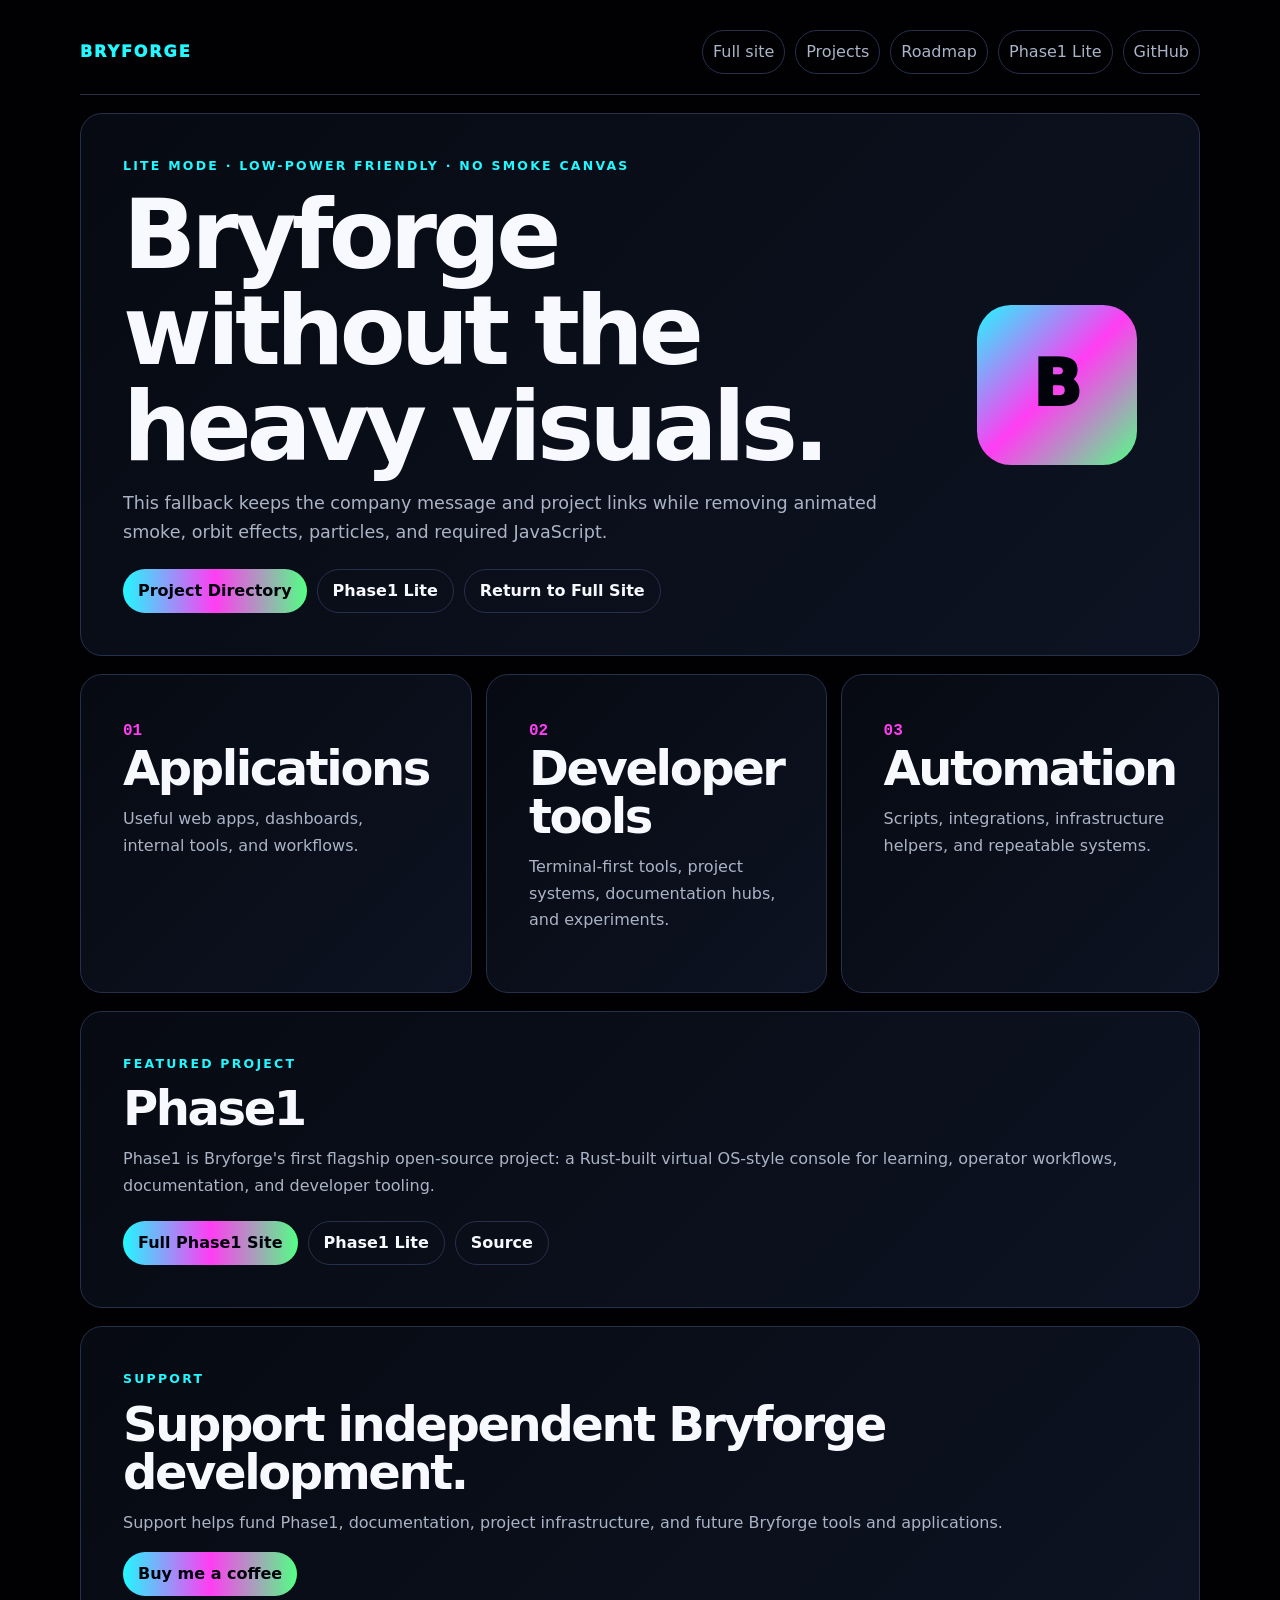
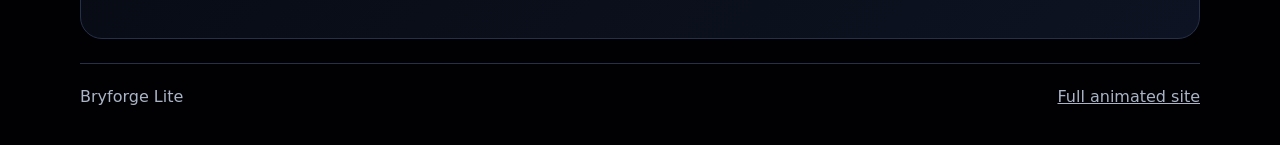
<file: lite/index.html>
<!doctype html>
<html lang="en">
<head>
  <meta charset="utf-8">
  <meta name="viewport" content="width=device-width, initial-scale=1">
  <title>Bryforge Lite</title>
  <meta name="description" content="A lightweight fallback version of the Bryforge website for Raspberry Pi, older laptops, low-power browsers, and reduced-motion environments.">
  <meta name="robots" content="index, follow">
  <meta name="theme-color" content="#010104">
  <link rel="canonical" href="https://bryforge.github.io/lite/">
  <link rel="stylesheet" href="./lite.css">
</head>
<body>
  <header class="shell">
    <nav class="nav" aria-label="Lite navigation">
      <a class="brand" href="../">Bryforge</a>
      <div class="links">
        <a href="../">Full site</a>
        <a href="../projects/">Projects</a>
        <a href="../roadmap/">Roadmap</a>
        <a href="https://bryforge.github.io/phase1/lite/">Phase1 Lite</a>
        <a href="https://github.com/Bryforge">GitHub</a>
      </div>
    </nav>

    <main>
      <section class="panel intro">
        <div>
          <p class="eyebrow">lite mode · low-power friendly · no smoke canvas</p>
          <h1>Bryforge without the heavy visuals.</h1>
          <p class="lead">This fallback keeps the company message and project links while removing animated smoke, orbit effects, particles, and required JavaScript.</p>
          <div class="actions">
            <a class="button primary" href="../projects/">Project Directory</a>
            <a class="button" href="https://bryforge.github.io/phase1/lite/">Phase1 Lite</a>
            <a class="button" href="../">Return to Full Site</a>
          </div>
        </div>
        <div class="mark">B</div>
      </section>

      <section class="grid">
        <article class="card"><span>01</span><h2>Applications</h2><p>Useful web apps, dashboards, internal tools, and workflows.</p></article>
        <article class="card"><span>02</span><h2>Developer tools</h2><p>Terminal-first tools, project systems, documentation hubs, and experiments.</p></article>
        <article class="card"><span>03</span><h2>Automation</h2><p>Scripts, integrations, infrastructure helpers, and repeatable systems.</p></article>
      </section>

      <section class="panel">
        <p class="eyebrow">featured project</p>
        <h2>Phase1</h2>
        <p>Phase1 is Bryforge's first flagship open-source project: a Rust-built virtual OS-style console for learning, operator workflows, documentation, and developer tooling.</p>
        <div class="actions">
          <a class="button primary" href="https://bryforge.github.io/phase1/">Full Phase1 Site</a>
          <a class="button" href="https://bryforge.github.io/phase1/lite/">Phase1 Lite</a>
          <a class="button" href="https://github.com/Bryforge/phase1">Source</a>
        </div>
      </section>

      <section class="panel">
        <p class="eyebrow">support</p>
        <h2>Support independent Bryforge development.</h2>
        <p>Support helps fund Phase1, documentation, project infrastructure, and future Bryforge tools and applications.</p>
        <a class="button primary" href="https://www.buymeacoffee.com/bryforge">Buy me a coffee</a>
      </section>
    </main>

    <footer class="footer">
      <span>Bryforge Lite</span>
      <span><a href="../?full=1">Full animated site</a></span>
    </footer>
  </header>
</body>
</html>
</file>
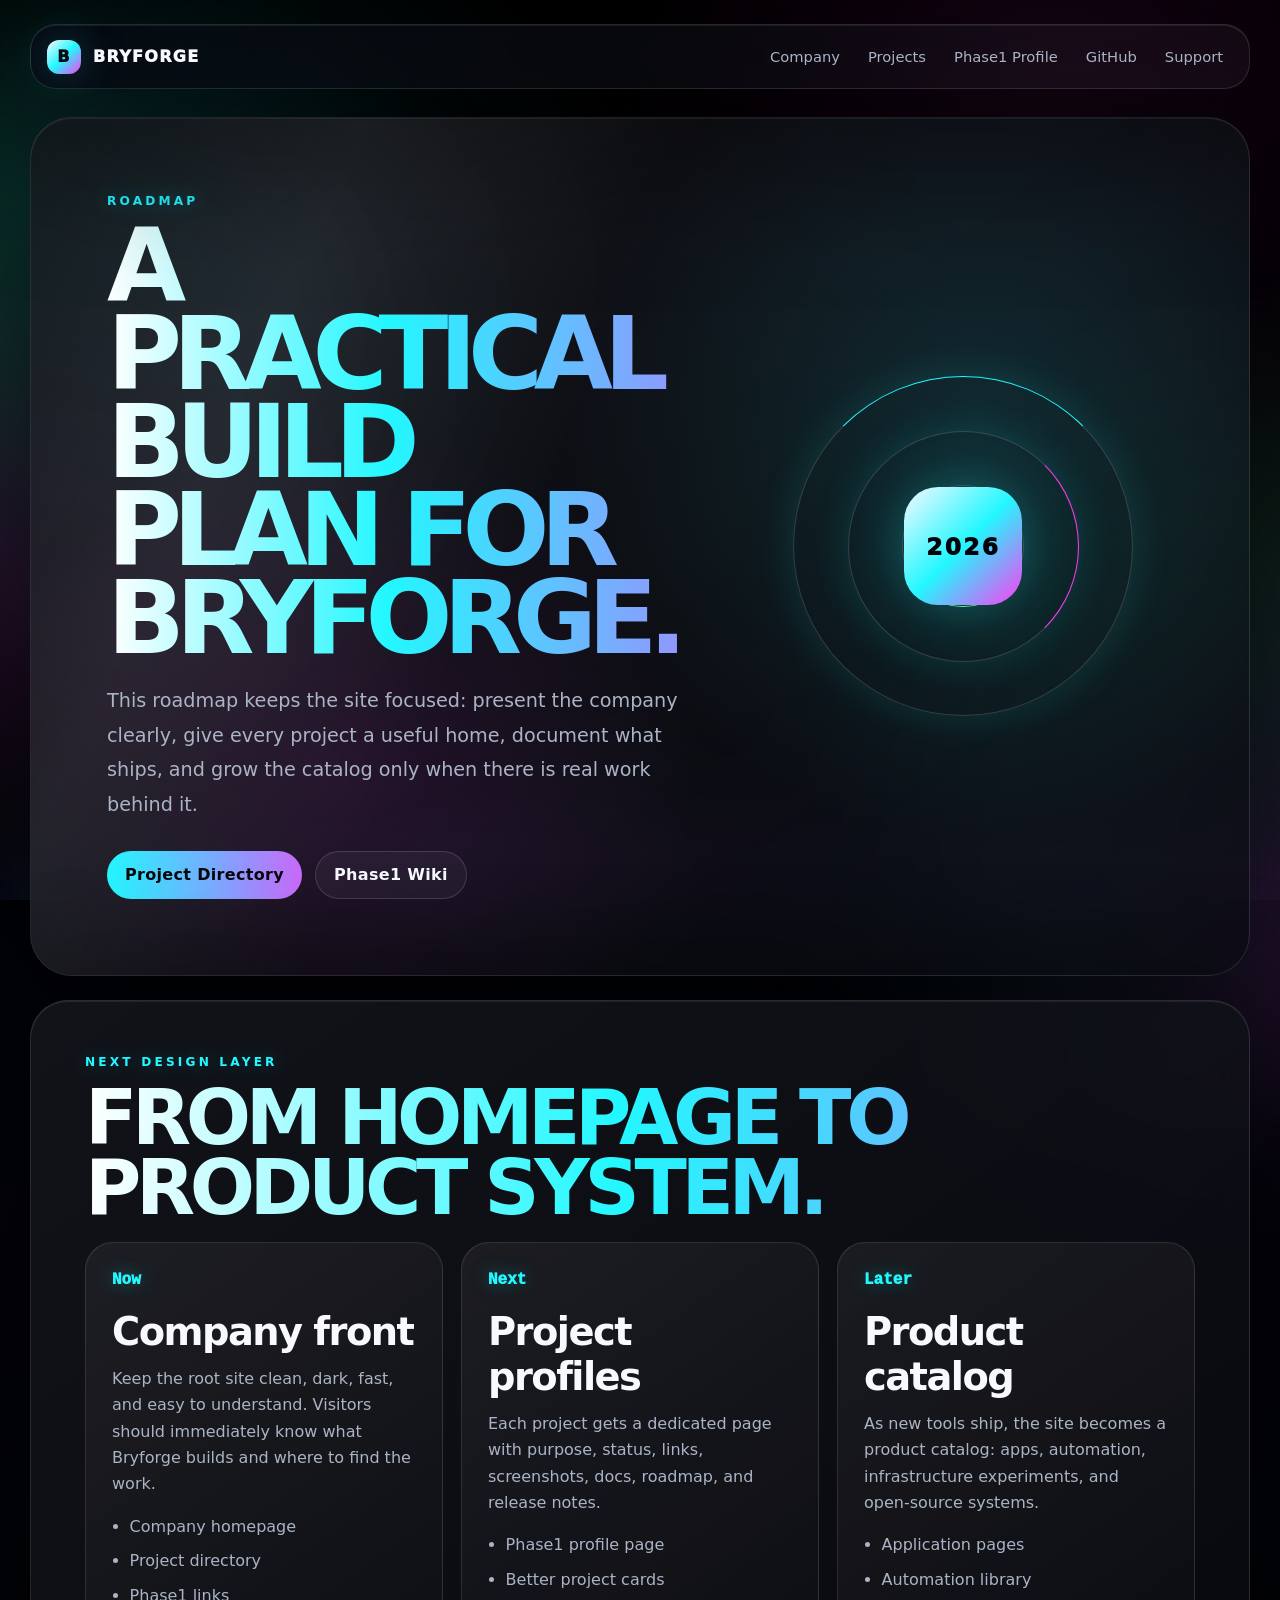
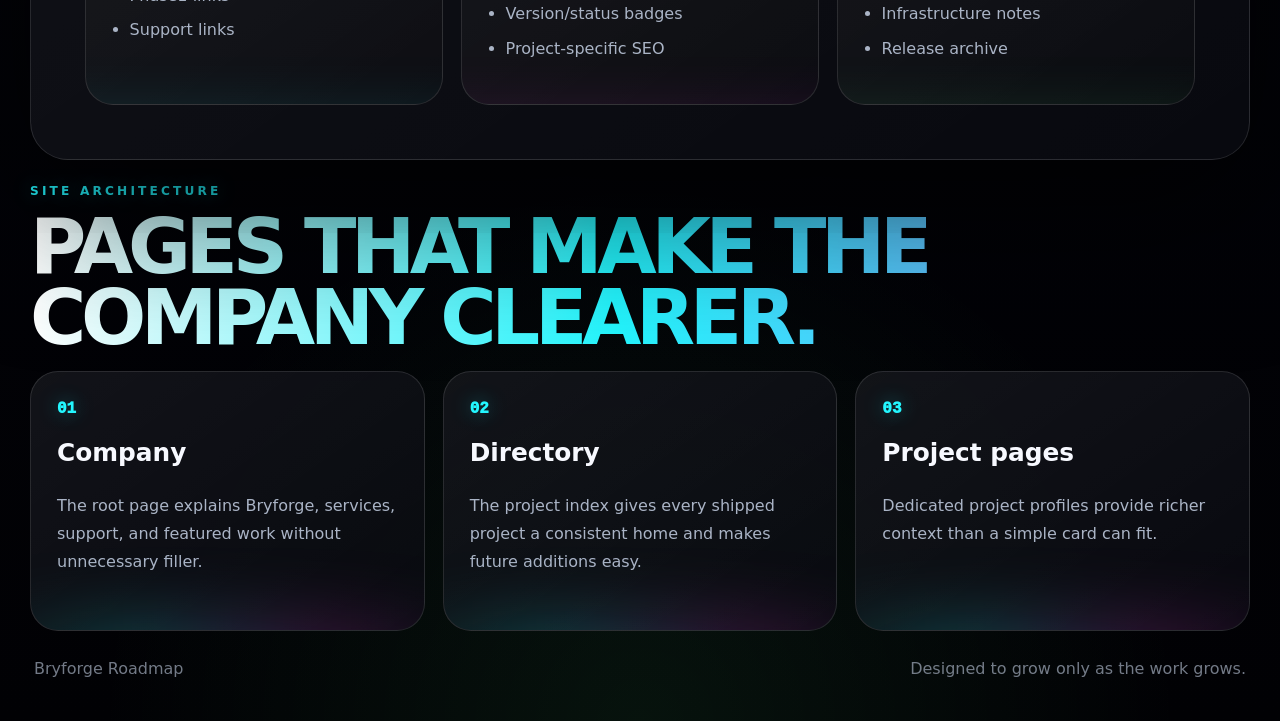
<file: roadmap/index.html>
<!doctype html>
<html lang="en">
<head>
  <meta charset="utf-8">
  <meta name="viewport" content="width=device-width, initial-scale=1">
  <title>Bryforge Roadmap // Company Build Plan</title>
  <meta name="description" content="The Bryforge roadmap for company site growth, project pages, Phase1 documentation, future applications, automation tools, and infrastructure work.">
  <meta name="robots" content="index, follow, max-image-preview:large">
  <meta name="theme-color" content="#010104">
  <link rel="canonical" href="https://bryforge.github.io/roadmap/">
  <meta property="og:title" content="Bryforge Roadmap // Company Build Plan">
  <meta property="og:description" content="A clear roadmap for Bryforge projects, software pages, documentation, and future products.">
  <meta property="og:type" content="website">
  <meta property="og:url" content="https://bryforge.github.io/roadmap/">
  <meta property="og:image" content="https://bryforge.github.io/phase1/assets/phase1-banner.svg">
  <link rel="stylesheet" href="../styles.css">
  <link rel="stylesheet" href="../sleek.css">
  <link rel="stylesheet" href="../roadmap.css">
</head>
<body>
  <canvas id="smoke-canvas" aria-hidden="true"></canvas>
  <div class="grain" aria-hidden="true"></div>
  <div class="ember ember-a" aria-hidden="true"></div>
  <div class="ember ember-b" aria-hidden="true"></div>

  <header class="shell">
    <nav class="nav glass" aria-label="Roadmap navigation">
      <a class="brand" href="../"><span class="brand-mark">B</span><span>Bryforge</span></a>
      <div class="nav-links">
        <a href="../">Company</a>
        <a href="../projects/">Projects</a>
        <a href="../projects/phase1/">Phase1 Profile</a>
        <a href="https://github.com/Bryforge" target="_blank" rel="noopener noreferrer">GitHub</a>
        <a href="https://www.buymeacoffee.com/bryforge" target="_blank" rel="noopener noreferrer">Support</a>
      </div>
    </nav>

    <main>
      <section class="hero glass roadmap-hero" aria-labelledby="roadmap-title">
        <div class="hero-copy">
          <p class="eyebrow">roadmap</p>
          <h1 id="roadmap-title">A practical build plan for Bryforge.</h1>
          <p class="hero-text">
            This roadmap keeps the site focused: present the company clearly, give every project a useful home,
            document what ships, and grow the catalog only when there is real work behind it.
          </p>
          <div class="hero-actions">
            <a class="button primary" href="../projects/">Project Directory</a>
            <a class="button ghost" href="https://bryforge.github.io/phase1/wiki/">Phase1 Wiki</a>
          </div>
        </div>
        <div class="roadmap-orb" aria-hidden="true">
          <span></span><span></span><span></span><strong>2026</strong>
        </div>
      </section>

      <section class="section glass roadmap-board" aria-labelledby="board-title">
        <div class="section-heading">
          <p class="eyebrow">next design layer</p>
          <h2 id="board-title">From homepage to product system.</h2>
        </div>
        <div class="roadmap-columns">
          <article class="roadmap-card now">
            <span class="number">Now</span>
            <h3>Company front</h3>
            <p>Keep the root site clean, dark, fast, and easy to understand. Visitors should immediately know what Bryforge builds and where to find the work.</p>
            <ul>
              <li>Company homepage</li>
              <li>Project directory</li>
              <li>Phase1 links</li>
              <li>Support links</li>
            </ul>
          </article>
          <article class="roadmap-card next">
            <span class="number">Next</span>
            <h3>Project profiles</h3>
            <p>Each project gets a dedicated page with purpose, status, links, screenshots, docs, roadmap, and release notes.</p>
            <ul>
              <li>Phase1 profile page</li>
              <li>Better project cards</li>
              <li>Version/status badges</li>
              <li>Project-specific SEO</li>
            </ul>
          </article>
          <article class="roadmap-card later">
            <span class="number">Later</span>
            <h3>Product catalog</h3>
            <p>As new tools ship, the site becomes a product catalog: apps, automation, infrastructure experiments, and open-source systems.</p>
            <ul>
              <li>Application pages</li>
              <li>Automation library</li>
              <li>Infrastructure notes</li>
              <li>Release archive</li>
            </ul>
          </article>
        </div>
      </section>

      <section class="section services">
        <div class="section-heading">
          <p class="eyebrow">site architecture</p>
          <h2>Pages that make the company clearer.</h2>
        </div>
        <div class="card-grid three">
          <article class="smoke-card"><span class="number">01</span><h3>Company</h3><p>The root page explains Bryforge, services, support, and featured work without unnecessary filler.</p></article>
          <article class="smoke-card"><span class="number">02</span><h3>Directory</h3><p>The project index gives every shipped project a consistent home and makes future additions easy.</p></article>
          <article class="smoke-card"><span class="number">03</span><h3>Project pages</h3><p>Dedicated project profiles provide richer context than a simple card can fit.</p></article>
        </div>
      </section>
    </main>

    <footer class="footer"><span>Bryforge Roadmap</span><span>Designed to grow only as the work grows.</span></footer>
  </header>

  <script src="../smoke.js"></script>
</body>
</html>
</file>
<file: lite/lite.css>
:root {
  --bg: #010104;
  --panel: #070a12;
  --panel-soft: #0d1322;
  --text: #f7f9ff;
  --muted: #aab4c6;
  --line: #26304a;
  --cyan: #23f7ff;
  --pink: #ff3df2;
  --green: #53ff85;
}

* { box-sizing: border-box; }
body { margin: 0; color: var(--text); background: var(--bg); font-family: system-ui, -apple-system, BlinkMacSystemFont, "Segoe UI", sans-serif; line-height: 1.65; }
a { color: inherit; }
.shell { width: min(1120px, calc(100% - 24px)); margin: 0 auto; padding: 18px 0 36px; }
.nav { display: flex; align-items: center; justify-content: space-between; gap: 16px; padding: 12px 0 20px; border-bottom: 1px solid var(--line); }
.brand { color: var(--cyan); font-weight: 950; letter-spacing: 0.12em; text-transform: uppercase; text-decoration: none; }
.links { display: flex; flex-wrap: wrap; gap: 10px; color: var(--muted); }
.links a { padding: 8px 10px; border: 1px solid var(--line); border-radius: 999px; text-decoration: none; }
.panel, .card { margin-top: 18px; padding: clamp(20px, 5vw, 42px); border: 1px solid var(--line); border-radius: 22px; background: linear-gradient(135deg, var(--panel), var(--panel-soft)); }
.intro { display: grid; grid-template-columns: minmax(0, 1fr) 180px; gap: 24px; align-items: center; }
.eyebrow { margin: 0 0 10px; color: var(--cyan); text-transform: uppercase; letter-spacing: 0.18em; font-size: 0.78rem; font-weight: 850; }
h1, h2 { margin: 0 0 14px; line-height: 1; letter-spacing: -0.05em; }
h1 { font-size: clamp(2.8rem, 9vw, 6rem); max-width: 800px; }
h2 { font-size: clamp(1.8rem, 4vw, 3rem); }
p { margin-top: 0; color: var(--muted); }
.lead { max-width: 760px; font-size: 1.1rem; }
.actions { display: flex; flex-wrap: wrap; gap: 10px; margin-top: 22px; }
.button { display: inline-flex; align-items: center; justify-content: center; min-height: 44px; padding: 0 15px; border: 1px solid var(--line); border-radius: 999px; text-decoration: none; font-weight: 850; }
.primary { color: #01030a; background: linear-gradient(90deg, var(--cyan), var(--pink), var(--green)); border: 0; }
.mark { display: grid; place-items: center; width: 160px; height: 160px; border-radius: 34px; color: #01030a; font-weight: 1000; font-size: 4rem; background: linear-gradient(135deg, var(--cyan), var(--pink), var(--green)); }
.grid { display: grid; grid-template-columns: repeat(3, 1fr); gap: 14px; }
.card span { color: var(--pink); font-family: ui-monospace, SFMono-Regular, Menlo, monospace; font-weight: 900; }
.footer { display: flex; justify-content: space-between; gap: 12px; margin-top: 24px; padding-top: 20px; border-top: 1px solid var(--line); color: var(--muted); }

@media (max-width: 780px) {
  .nav, .intro, .footer { align-items: flex-start; flex-direction: column; }
  .intro { display: flex; }
  .grid { grid-template-columns: 1fr; }
  .mark { width: 112px; height: 112px; font-size: 2.6rem; }
}

@media (prefers-reduced-motion: reduce) {
  *, *::before, *::after { animation: none !important; transition: none !important; scroll-behavior: auto !important; }
}
</file>
<file: styles.css>
:root {
  --bg: #030305;
  --panel: rgba(12, 13, 16, 0.76);
  --text: #f1f3f7;
  --muted: #9ca3af;
  --dim: #69707d;
  --steel: #c8ced8;
  --ember: #ff6a28;
  --gold: #f4b860;
  --blue: #7a8cff;
  --line: rgba(255, 255, 255, 0.12);
  --shadow: 0 36px 140px rgba(0, 0, 0, 0.58);
}

* { box-sizing: border-box; }
html { scroll-behavior: smooth; }
body {
  margin: 0;
  min-height: 100vh;
  color: var(--text);
  font-family: Inter, ui-sans-serif, system-ui, -apple-system, BlinkMacSystemFont, "Segoe UI", sans-serif;
  background:
    radial-gradient(circle at 16% 10%, rgba(255, 106, 40, 0.13), transparent 26rem),
    radial-gradient(circle at 84% 0%, rgba(122, 140, 255, 0.12), transparent 28rem),
    linear-gradient(180deg, #020203 0%, #07080b 52%, #030305 100%);
  overflow-x: hidden;
}

a { color: inherit; }

#smoke-canvas {
  position: fixed;
  inset: 0;
  width: 100%;
  height: 100%;
  z-index: -5;
  background: transparent;
}

.grain {
  position: fixed;
  inset: 0;
  pointer-events: none;
  z-index: -1;
  opacity: 0.08;
  background-image:
    linear-gradient(rgba(255,255,255,0.12) 1px, transparent 1px),
    linear-gradient(90deg, rgba(255,255,255,0.08) 1px, transparent 1px);
  background-size: 62px 62px;
  mask-image: radial-gradient(circle at center, black, transparent 82%);
}

.ember {
  position: fixed;
  width: 42rem;
  aspect-ratio: 1;
  border-radius: 999px;
  filter: blur(100px);
  opacity: 0.14;
  pointer-events: none;
  z-index: -4;
}
.ember-a { left: -18rem; top: 4rem; background: #ff6a28; animation: drift-a 24s ease-in-out infinite alternate; }
.ember-b { right: -18rem; bottom: -12rem; background: #7a8cff; animation: drift-b 28s ease-in-out infinite alternate; }

.shell { width: min(1220px, calc(100% - 32px)); margin: 0 auto; padding: 24px 0 44px; }
.glass {
  background: linear-gradient(145deg, var(--panel), rgba(255, 255, 255, 0.035));
  border: 1px solid var(--line);
  box-shadow: var(--shadow), inset 0 1px 0 rgba(255, 255, 255, 0.08);
  backdrop-filter: blur(28px);
}

.nav {
  position: sticky;
  top: 16px;
  z-index: 20;
  display: flex;
  justify-content: space-between;
  align-items: center;
  gap: 18px;
  padding: 14px 16px;
  border-radius: 26px;
}
.brand {
  display: inline-flex;
  align-items: center;
  gap: 12px;
  text-decoration: none;
  font-weight: 950;
  letter-spacing: 0.08em;
  text-transform: uppercase;
}
.brand-mark {
  display: grid;
  place-items: center;
  width: 34px;
  height: 34px;
  border-radius: 12px;
  color: #0b0b0d;
  background: linear-gradient(135deg, var(--steel), var(--ember));
  box-shadow: 0 0 28px rgba(255, 106, 40, 0.25);
}
.nav-links { display: flex; align-items: center; gap: 8px; color: var(--muted); font-size: 0.92rem; }
.nav-links a { position: relative; padding: 9px 10px; border-radius: 999px; text-decoration: none; transition: color 180ms ease, background 180ms ease; }
.nav-links a:hover, .nav-links a:focus-visible { color: var(--text); background: rgba(255, 255, 255, 0.075); }

.hero {
  position: relative;
  display: grid;
  grid-template-columns: minmax(0, 1fr) minmax(300px, 0.72fr);
  gap: clamp(26px, 5vw, 70px);
  align-items: center;
  min-height: 760px;
  margin-top: 28px;
  padding: clamp(28px, 7vw, 76px);
  border-radius: 42px;
  overflow: hidden;
}
.hero::before, .projects::before, .support::before {
  content: "";
  position: absolute;
  inset: -1px;
  pointer-events: none;
  background:
    linear-gradient(115deg, transparent, rgba(255,255,255,0.08), transparent 42%),
    radial-gradient(circle at 78% 36%, rgba(255, 106, 40, 0.15), transparent 28rem);
}
.hero-copy, .forge-panel, .support > *, .projects > * { position: relative; z-index: 2; }

.eyebrow { margin: 0 0 14px; color: var(--gold); text-transform: uppercase; letter-spacing: 0.26em; font-size: 0.76rem; font-weight: 850; }
h1, h2, h3, p { margin-top: 0; }
h1 {
  max-width: 860px;
  margin-bottom: 22px;
  font-size: clamp(3.2rem, 8vw, 7.8rem);
  line-height: 0.86;
  letter-spacing: -0.09em;
  text-transform: uppercase;
}
h1, h2 {
  background: linear-gradient(90deg, #ffffff, #aeb7c8, #ff8a3d, #f4b860, #ffffff);
  background-size: 220% 100%;
  -webkit-background-clip: text;
  color: transparent;
  animation: steel-flow 11s linear infinite;
}
.hero-text { max-width: 760px; color: var(--muted); font-size: clamp(1rem, 1.8vw, 1.2rem); line-height: 1.8; }
.hero-actions, .project-actions { display: flex; flex-wrap: wrap; gap: 13px; margin-top: 28px; }
.button {
  display: inline-flex;
  align-items: center;
  justify-content: center;
  min-height: 48px;
  padding: 0 18px;
  border-radius: 999px;
  text-decoration: none;
  font-weight: 900;
  letter-spacing: 0.02em;
  touch-action: manipulation;
}
.primary { color: #08090c; background: linear-gradient(90deg, #e8edf5, #f4b860, #ff6a28); background-size: 220% 100%; animation: steel-flow 7s linear infinite; }
.ghost { color: var(--text); border: 1px solid var(--line); background: rgba(255,255,255,0.055); }
.coffee { color: #08090c; background: linear-gradient(90deg, #f4b860, #ff6a28, #e8edf5); background-size: 220% 100%; animation: steel-flow 6s linear infinite; }

.forge-panel {
  display: grid;
  gap: 22px;
  justify-items: center;
  padding: 28px;
  min-height: 500px;
  border-radius: 34px;
  background:
    radial-gradient(circle at center, rgba(255,106,40,0.18), transparent 16rem),
    linear-gradient(145deg, rgba(255,255,255,0.08), rgba(255,255,255,0.025));
  border: 1px solid rgba(255,255,255,0.12);
}
.forge-core { position: relative; display: grid; place-items: center; width: min(100%, 300px); aspect-ratio: 1; }
.core-ring { position: absolute; inset: 0; border-radius: 999px; border: 1px solid rgba(255,255,255,0.18); }
.ring-a { animation: spin 18s linear infinite; border-top-color: var(--ember); }
.ring-b { inset: 14%; animation: spin-rev 13s linear infinite; border-right-color: var(--gold); }
.ring-c { inset: 28%; animation: spin 9s linear infinite; border-bottom-color: var(--steel); }
.core-letter {
  display: grid;
  place-items: center;
  width: 112px;
  height: 112px;
  border-radius: 32px;
  color: #08090c;
  font-size: 4rem;
  font-weight: 1000;
  background: linear-gradient(135deg, #f6f7fa, #f4b860, #ff6a28);
  box-shadow: 0 0 80px rgba(255,106,40,0.3);
}
.forge-readout {
  display: grid;
  gap: 8px;
  width: 100%;
  padding: 16px;
  border-radius: 18px;
  color: var(--muted);
  background: rgba(0,0,0,0.28);
  border: 1px solid rgba(255,255,255,0.1);
  font-family: ui-monospace, "SFMono-Regular", monospace;
  text-align: center;
}
.forge-readout strong { color: var(--text); font-size: 0.9rem; }

.section { margin-top: 24px; }
.section-heading { margin-bottom: 18px; }
.section-heading h2, .manifesto h2, .support h2 { margin-bottom: 12px; font-size: clamp(2.3rem, 6vw, 5rem); line-height: 0.92; letter-spacing: -0.07em; text-transform: uppercase; }
.split { display: flex; align-items: end; justify-content: space-between; gap: 18px; }
.card-grid { display: grid; gap: 18px; }
.three { grid-template-columns: repeat(3, 1fr); }
.smoke-card {
  position: relative;
  min-height: 260px;
  padding: 26px;
  border-radius: 28px;
  background: linear-gradient(145deg, rgba(255,255,255,0.075), rgba(255,255,255,0.025));
  border: 1px solid var(--line);
  overflow: hidden;
}
.smoke-card::after { content: ""; position: absolute; inset: auto -20% -42% -20%; height: 120px; background: linear-gradient(90deg, transparent, rgba(255,106,40,0.35), rgba(244,184,96,0.18), transparent); filter: blur(34px); }
.number, .status-pill { display: inline-flex; margin-bottom: 20px; color: var(--gold); font-family: ui-monospace, "SFMono-Regular", monospace; font-weight: 950; }
.smoke-card h3 { font-size: 1.55rem; }
.smoke-card p, .project-feature p, .manifesto p, .support p { color: var(--muted); line-height: 1.75; }

.projects, .support, .manifesto { position: relative; padding: clamp(26px, 5vw, 54px); border-radius: 38px; overflow: hidden; }
.project-feature {
  display: grid;
  grid-template-columns: minmax(0, 1fr) 320px;
  gap: 24px;
  align-items: center;
  padding: 24px;
  border-radius: 28px;
  background: rgba(0,0,0,0.25);
  border: 1px solid rgba(255,255,255,0.1);
}
.project-feature h3 { margin-bottom: 12px; font-size: clamp(2rem, 5vw, 4rem); line-height: 0.95; letter-spacing: -0.06em; }
.project-feature img { width: min(100%, 320px); filter: grayscale(0.3) contrast(1.05) drop-shadow(0 0 32px rgba(255,106,40,0.16)); mix-blend-mode: screen; }
.small-link { color: var(--gold); text-decoration: none; font-weight: 900; }
.manifesto { background: linear-gradient(145deg, rgba(255,255,255,0.05), rgba(255,255,255,0.018)), radial-gradient(circle at 20% 0%, rgba(255,106,40,0.09), transparent 22rem); border: 1px solid var(--line); }
.support { display: grid; grid-template-columns: minmax(0, 1fr) 260px; gap: 22px; align-items: center; }
.coffee-card { position: relative; z-index: 2; display: grid; place-items: center; gap: 6px; min-height: 180px; padding: 24px; border-radius: 28px; text-decoration: none; color: #08090c; background: linear-gradient(135deg, #f4b860, #ff6a28, #f6f7fa); background-size: 220% 100%; animation: steel-flow 7s linear infinite; }
.coffee-card span { font-size: 2.1rem; }
.coffee-card strong { font-size: 1.25rem; }
.coffee-card small { color: rgba(0,0,0,0.62); font-weight: 800; }
.footer { display: flex; justify-content: space-between; gap: 12px; padding: 28px 4px 0; color: var(--dim); }

@keyframes steel-flow { to { background-position: 220% 0; } }
@keyframes spin { to { transform: rotate(360deg); } }
@keyframes spin-rev { to { transform: rotate(-360deg); } }
@keyframes drift-a { to { transform: translate3d(12vw, 8vh, 0); } }
@keyframes drift-b { to { transform: translate3d(-10vw, -8vh, 0); } }

@media (max-width: 920px) {
  .shell { width: min(100% - 20px, 720px); padding-top: 10px; }
  .nav { position: relative; top: 0; align-items: flex-start; flex-direction: column; }
  .nav-links { flex-wrap: wrap; }
  .hero, .project-feature, .support { grid-template-columns: 1fr; }
  .hero { min-height: auto; padding: 28px; border-radius: 32px; }
  .forge-panel { min-height: 360px; }
  .three { grid-template-columns: 1fr; }
  .split { align-items: flex-start; flex-direction: column; }
  .footer { flex-direction: column; }
}

@media (prefers-reduced-motion: reduce) {
  *, *::before, *::after { animation-duration: 0.001ms !important; animation-iteration-count: 1 !important; scroll-behavior: auto !important; }
}
</file>
<file: sleek.css>
/* Sleek black + rainbow smoke refresh for Bryforge. */
:root {
  --bg: #010104;
  --panel: rgba(4, 6, 12, 0.76);
  --panel-strong: rgba(6, 8, 14, 0.94);
  --text: #f7f9ff;
  --muted: #aab4c6;
  --dim: #687083;
  --steel: #edf2ff;
  --ember: #23f7ff;
  --gold: #8b9cff;
  --blue: #ff3df2;
  --line: rgba(255, 255, 255, 0.13);
  --shadow: 0 42px 150px rgba(0, 0, 0, 0.72);
}

body {
  background:
    radial-gradient(circle at 18% 12%, rgba(35, 247, 255, 0.13), transparent 28rem),
    radial-gradient(circle at 82% 4%, rgba(255, 61, 242, 0.12), transparent 30rem),
    radial-gradient(circle at 50% 100%, rgba(83, 255, 133, 0.07), transparent 34rem),
    linear-gradient(180deg, #000 0%, #03040a 48%, #010104 100%);
}

.glass,
.smoke-card,
.manifesto,
.project-feature {
  background:
    linear-gradient(145deg, rgba(255, 255, 255, 0.058), rgba(255, 255, 255, 0.018)),
    rgba(4, 6, 12, 0.78);
  border-color: rgba(255, 255, 255, 0.12);
}

.nav {
  background:
    linear-gradient(145deg, rgba(5, 8, 16, 0.88), rgba(255, 255, 255, 0.035));
}

.brand-mark,
.core-letter {
  background: linear-gradient(135deg, #f7f9ff, #23f7ff, #ff3df2);
  box-shadow: 0 0 38px rgba(35, 247, 255, 0.22), 0 0 72px rgba(255, 61, 242, 0.12);
}

h1,
h2 {
  background: linear-gradient(90deg, #ffffff, #23f7ff, #8b9cff, #ff3df2, #53ff85, #ffffff);
  background-size: 240% 100%;
  -webkit-background-clip: text;
  color: transparent;
}

.eyebrow,
.number,
.status-pill,
.small-link {
  color: #23f7ff;
  text-shadow: 0 0 20px rgba(35, 247, 255, 0.38);
}

.hero::before,
.projects::before,
.support::before {
  background:
    linear-gradient(115deg, transparent, rgba(255,255,255,0.075), transparent 42%),
    radial-gradient(circle at 78% 36%, rgba(35, 247, 255, 0.12), transparent 26rem),
    radial-gradient(circle at 26% 76%, rgba(255, 61, 242, 0.09), transparent 22rem);
}

.forge-panel {
  background:
    radial-gradient(circle at center, rgba(35, 247, 255, 0.12), transparent 15rem),
    radial-gradient(circle at 70% 30%, rgba(255, 61, 242, 0.09), transparent 16rem),
    linear-gradient(145deg, rgba(255,255,255,0.06), rgba(255,255,255,0.018));
}

.ring-a { border-top-color: #23f7ff; }
.ring-b { border-right-color: #ff3df2; }
.ring-c { border-bottom-color: #53ff85; }

.primary,
.coffee,
.coffee-card {
  background: linear-gradient(90deg, #23f7ff, #8b9cff, #ff3df2, #53ff85, #f7f9ff);
  background-size: 260% 100%;
}

.ghost {
  background: rgba(255, 255, 255, 0.045);
  border-color: rgba(255, 255, 255, 0.14);
}

.ember-a {
  background: conic-gradient(from 20deg, #23f7ff, #8b9cff, #ff3df2, #53ff85, #23f7ff);
  opacity: 0.18;
}

.ember-b {
  background: conic-gradient(from 160deg, #ff3df2, #23f7ff, #53ff85, #8b9cff, #ff3df2);
  opacity: 0.16;
}

.smoke-card::after {
  background: linear-gradient(90deg, transparent, rgba(35,247,255,0.22), rgba(255,61,242,0.18), transparent);
}

.project-feature img {
  filter: saturate(1.08) contrast(1.04) drop-shadow(0 0 32px rgba(35,247,255,0.18));
}

.footer {
  color: rgba(170, 180, 198, 0.68);
}
</file>
<file: roadmap.css>
.roadmap-hero {
  min-height: 640px;
}

.roadmap-orb {
  position: relative;
  display: grid;
  place-items: center;
  width: min(100%, 340px);
  aspect-ratio: 1;
  justify-self: center;
}

.roadmap-orb span {
  position: absolute;
  inset: 0;
  border-radius: 999px;
  border: 1px solid rgba(255, 255, 255, 0.16);
  box-shadow: 0 0 42px rgba(35, 247, 255, 0.13);
}

.roadmap-orb span:nth-child(1) {
  border-top-color: #23f7ff;
  animation: spin 14s linear infinite;
}

.roadmap-orb span:nth-child(2) {
  inset: 16%;
  border-right-color: #ff3df2;
  animation: spin-rev 10s linear infinite;
}

.roadmap-orb span:nth-child(3) {
  inset: 32%;
  border-bottom-color: #53ff85;
  animation: spin 7s linear infinite;
}

.roadmap-orb strong {
  position: relative;
  z-index: 2;
  display: grid;
  place-items: center;
  width: 118px;
  height: 118px;
  border-radius: 34px;
  color: #02040a;
  font-size: 1.45rem;
  font-weight: 1000;
  letter-spacing: 0.1em;
  background: linear-gradient(135deg, #f7f9ff, #23f7ff, #ff3df2);
  box-shadow: 0 0 70px rgba(35, 247, 255, 0.24);
}

.roadmap-board {
  padding: clamp(26px, 5vw, 54px);
  border-radius: 38px;
}

.roadmap-columns {
  display: grid;
  grid-template-columns: repeat(3, 1fr);
  gap: 18px;
}

.roadmap-card {
  position: relative;
  min-height: 420px;
  padding: 26px;
  border-radius: 28px;
  overflow: hidden;
  background:
    linear-gradient(145deg, rgba(255, 255, 255, 0.07), rgba(255, 255, 255, 0.018)),
    rgba(0, 0, 0, 0.22);
  border: 1px solid rgba(255, 255, 255, 0.12);
}

.roadmap-card::before {
  content: "";
  position: absolute;
  inset: auto -25% -40% -25%;
  height: 150px;
  filter: blur(42px);
  opacity: 0.24;
}

.roadmap-card.now::before {
  background: #23f7ff;
}

.roadmap-card.next::before {
  background: #ff3df2;
}

.roadmap-card.later::before {
  background: #53ff85;
}

.roadmap-card h3 {
  margin-bottom: 12px;
  font-size: clamp(1.7rem, 3vw, 2.5rem);
  letter-spacing: -0.04em;
}

.roadmap-card p,
.roadmap-card li {
  color: var(--muted);
  line-height: 1.65;
}

.roadmap-card ul {
  display: grid;
  gap: 8px;
  padding-left: 1.1rem;
}

@media (max-width: 920px) {
  .roadmap-columns {
    grid-template-columns: 1fr;
  }

  .roadmap-card {
    min-height: auto;
  }
}
</file>
